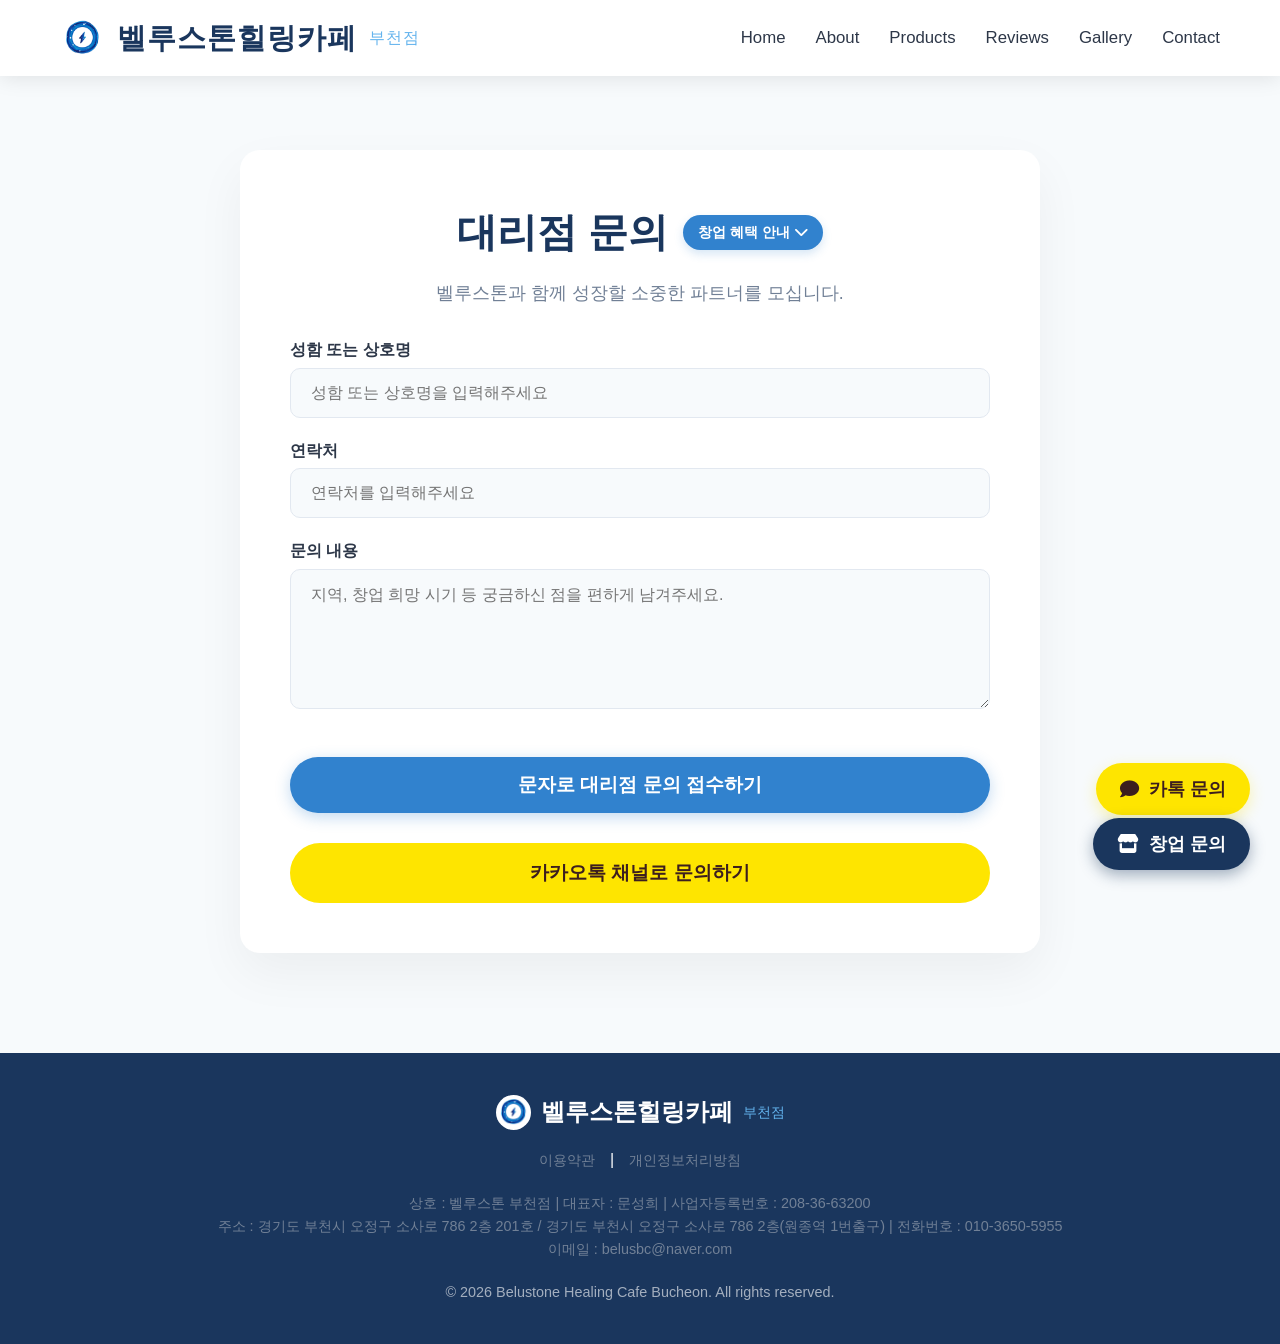
<file: agency.html>
<!DOCTYPE html>
<html lang="ko">
<head>
    <meta charset="UTF-8">
    <meta name="viewport" content="width=device-width, initial-scale=1.0">
    <!-- SEO Meta Tags -->
    <meta name="description" content="바쁜 일상 속 프라이빗 휴식, 벨루스톤힐링카페 부천점. 도심 속 프리미엄 스톤테라피와 편안한 힐링을 원종동에서 경험해 보세요.">
    <meta name="keywords" content="벨루스톤, 힐링카페, 부천 카페, 부천마사지, 부천다이어트, 원종동마사지, 원종역마사지, 괄사, 독소배출, 다이어트, 스톤테라피, 카페 창업, 이너뷰티">
    <meta property="og:title" content="벨루스톤힐링카페 부천점">
    <meta property="og:description" content="바쁜 일상 속 프라이빗 휴식, 벨루스톤힐링카페 부천점. 도심 속 프리미엄 스톤테라피와 편안한 힐링을 원종동에서 경험해 보세요.">
    <meta property="og:image" content="https://벨루스톤카페부천점.kr/kakao_preview.png">
    <meta property="og:url" content="https://벨루스톤카페부천점.kr">
    <title>대리점 문의 | 벨루스톤힐링카페 부천점</title>
    <link href="https://cdnjs.cloudflare.com/ajax/libs/font-awesome/6.0.0/css/all.min.css" rel="stylesheet">
    <link rel="stylesheet" href="style.css">
    <style>
        .agency-section { padding: 150px 0 100px; }
        .agency-container { max-width: 800px; margin: 0 auto; background: white; padding: 50px; border-radius: 20px; box-shadow: 0 20px 50px rgba(0,0,0,0.05); }
    </style>
    <link rel="icon" href="벨루스톤마크.png">
</head>
<body class="page-products">
    <!-- Header -->
    <header id="header" class="scrolled-always">
        <div class="nav-container">
            <a href="index.html" class="logo">
                <img src="벨루스톤마크.png" alt="벨루스톤힐링카페 로고" class="logo-img">
                벨루스톤힐링카페 <span>부천점</span>
            </a>
            <div class="mobile-menu-btn"><i class="fas fa-bars"></i></div>
            <nav class="nav-links">
                <a href="index.html#home">Home</a>
                <a href="index.html#about">About</a>
                <a href="products.html">Products</a>
                <a href="reviews.html">Reviews</a>
                <a href="gallery.html">Gallery</a>
                <a href="index.html#contact">Contact</a>
            </nav>
        </div>
    </header>

    <!-- Agency Form Section -->
    <section class="agency-section bg-light">
        <div class="container">
            <div class="agency-container">
                <div class="section-title" style="margin-bottom: 30px;">
                    <div style="display: flex; align-items: center; justify-content: center; flex-wrap: wrap; gap: 15px; margin-bottom: 15px;">
                        <h2 style="margin-bottom: 0; word-break: keep-all; white-space: nowrap;">대리점 문의</h2>
                        <button id="readMoreBtn" class="btn-primary" style="padding: 8px 15px; font-size: 0.9rem; border-radius: 20px; border: none; cursor: pointer; transition: 0.3s; display: flex; align-items: center; gap: 5px; box-shadow: 0 4px 10px rgba(49, 130, 206, 0.2); white-space: nowrap; word-break: keep-all;">
                            창업 혜택 안내 <i class="fas fa-chevron-down"></i>
                        </button>
                    </div>
                    <p style="word-break: keep-all;">벨루스톤과 함께 성장할 소중한 파트너를 모십니다.</p>
                </div>

                <div id="startupDetails" class="startup-details" style="display: none; opacity: 0; transition: all 0.5s ease; background: #F8FAFC; padding: 30px; border-radius: 15px; border: 1px solid #E2E8F0; margin-bottom: 30px; text-align: left;">
                    <h3 style="color: var(--primary-color); font-size: 1.5rem; margin-bottom: 20px; text-align: center;">왜 벨루스톤 힐링카페일까요?</h3>
                    
                    <div style="margin-bottom: 20px;">
                        <h4 style="color: #2D3748; font-size: 1.1rem; margin-bottom: 10px; border-bottom: 2px solid var(--primary-color); padding-bottom: 5px; display: inline-block;">✨ 3無 파격 혜택! 양심 프렌차이징</h4>
                        <p style="font-size: 1rem; line-height: 1.6; color: var(--text-main);">
                            가맹비 <b>NO!</b> 인테리어비 <b>NO!</b> 로열티 <b>NO!</b><br>
                            적은 비용으로 확실한 수익 실현이 가능한 <b>초저자본 창업</b> 아이템입니다. 재고 걱정 부담이 없어 초보자도 안심하고 시작할 수 있습니다.
                        </p>
                    </div>

                    <div style="margin-bottom: 20px;">
                        <h4 style="color: #2D3748; font-size: 1.1rem; margin-bottom: 10px; border-bottom: 2px solid var(--primary-color); padding-bottom: 5px; display: inline-block;">💰 탄탄한 3중 수익 구조</h4>
                        <ul style="font-size: 1rem; line-height: 1.6; color: var(--text-main); list-style-type: none; padding-left: 0;">
                            <li><i class="fas fa-check-circle" style="color: var(--primary-color); margin-right: 8px;"></i><b>힐링카페 운영 수익</b></li>
                            <li><i class="fas fa-check-circle" style="color: var(--primary-color); margin-right: 8px;"></i><b>판매 수익</b> (건강기능식품, 화장품, 온열 및 뷰티 관리 제품)</li>
                            <li><i class="fas fa-check-circle" style="color: var(--primary-color); margin-right: 8px;"></i><b>영업 수익</b></li>
                        </ul>
                    </div>

                    <div style="margin-bottom: 20px;">
                        <h4 style="color: #2D3748; font-size: 1.1rem; margin-bottom: 10px; border-bottom: 2px solid var(--primary-color); padding-bottom: 5px; display: inline-block;">📈 특허받은 독점 기술로 평생 사업</h4>
                        <p style="font-size: 1rem; line-height: 1.6; color: var(--text-main);">
                            고령화 시대, 건강에 투자하는 소비자가 급증하고 있습니다.<br>
                            벨루스톤 힐링카페는 누구도 흉내 낼 수 없는 <b>특허받은 독점 온열 기술</b>로 모방 불가의 경쟁력을 갖추고 있습니다. 체계적인 <b>교육 시스템</b>으로 초보자도 전문가로 성장할 수 있습니다.
                        </p>
                    </div>

                    <div style="background: white; padding: 20px; border-radius: 10px; text-align: center; border: 1px solid #E2E8F0;">
                        <h4 style="color: var(--primary-color); font-size: 1.1rem; margin-bottom: 10px;">📅 정기 1박 2일 창업 세미나 안내</h4>
                        <p style="color: var(--text-light); margin-bottom: 0; font-size: 0.95rem;">
                            비전을 직접 눈으로 확인하실 수 있는 <b>세미나</b>가 매월 개최됩니다.<br>
                            아래 폼을 통해 문의를 남겨주시면 자세한 일정과 참가 방법을 안내해 드립니다.
                        </p>
                    </div>
                </div>

                <form class="contact-form" onsubmit="event.preventDefault(); sendAgencySMS();">
                    <div class="form-group">
                        <label style="font-weight: bold; display: block; margin-bottom: 5px;">성함 또는 상호명</label>
                        <input type="text" id="agencyName" placeholder="성함 또는 상호명을 입력해주세요" required>
                    </div>
                    <div class="form-group">
                        <label style="font-weight: bold; display: block; margin-bottom: 5px;">연락처</label>
                        <input type="tel" id="agencyPhone" placeholder="연락처를 입력해주세요" required>
                    </div>
                    <div class="form-group">
                        <label style="font-weight: bold; display: block; margin-bottom: 5px;">문의 내용</label>
                        <textarea id="agencyMessage" rows="6" placeholder="지역, 창업 희망 시기 등 궁금하신 점을 편하게 남겨주세요." required></textarea>
                    </div>
                    <button type="submit" class="btn-primary w-100" style="margin-top: 20px; padding: 15px; font-size: clamp(1rem, 4vw, 1.2rem); word-break: keep-all; white-space: nowrap;">문자로 대리점 문의 접수하기</button>
                    <a href="http://pf.kakao.com/_npxdPX" target="_blank" class="btn-primary w-100" style="margin-top: 10px; padding: 15px; font-size: clamp(1rem, 4vw, 1.2rem); background-color: #FEE500; color: #3C1E1E; text-align: center; display: block; box-shadow: none;">카카오톡 채널로 문의하기</a>
                </form>
            </div>
        </div>
    </section>

    <!-- Footer -->
    <footer>
        <div class="container footer-content">
            <div class="footer-logo">
                <img src="벨루스톤마크.png" alt="벨루스톤힐링카페 로고" class="footer-logo-img">
                벨루스톤힐링카페 <span>부천점</span>
            </div>
            <div style="margin: 15px 0;">
                <a href="terms.html" style="color: var(--text-light); text-decoration: none; margin: 0 10px; font-size: 0.9rem;">이용약관</a> | 
                <a href="privacy.html" style="color: var(--text-light); text-decoration: none; margin: 0 10px; font-size: 0.9rem;">개인정보처리방침</a>
            </div>
                        <div style="margin: 20px 0; line-height: 1.6; font-size: 0.9rem; color: var(--text-light);">
                상호 : 벨루스톤 부천점 | 대표자 : 문성희 | 사업자등록번호 : 208-36-63200<br>
                주소 : 경기도 부천시 오정구 소사로 786 2층 201호 / 경기도 부천시 오정구 소사로 786 2층(원종역 1번출구) | 전화번호 : 010-3650-5955<br>
                이메일 : belusbc@naver.com
            </div>
            <p class="copyright">&copy; 2026 Belustone Healing Cafe Bucheon. All rights reserved.</p>
        </div>
    </footer>
    <script src="script.js"></script>
    <script>
        document.getElementById('readMoreBtn').addEventListener('click', function() {
            const details = document.getElementById('startupDetails');
            const icon = this.querySelector('i');
            
            if (details.style.display === 'none') {
                details.style.display = 'block';
                // Trigger reflow for fade in
                setTimeout(() => {
                    details.style.opacity = '1';
                }, 10);
                icon.classList.remove('fa-chevron-down');
                icon.classList.add('fa-chevron-up');
            } else {
                details.style.opacity = '0';
                setTimeout(() => {
                    details.style.display = 'none';
                }, 500);
                icon.classList.remove('fa-chevron-up');
                icon.classList.add('fa-chevron-down');
            }
        });
    </script>

    <!-- Floating Button for KakaoTalk -->
    <a href="http://pf.kakao.com/_npxdPX" target="_blank" class="floating-btn-kakao">
        <i class="fas fa-comment"></i> 카톡 문의
    </a>

    <!-- Floating Button for Franchise -->
    <a href="agency.html" class="floating-btn">
        <i class="fas fa-store"></i> 창업 문의
    </a>
</body>
</html>
</file>
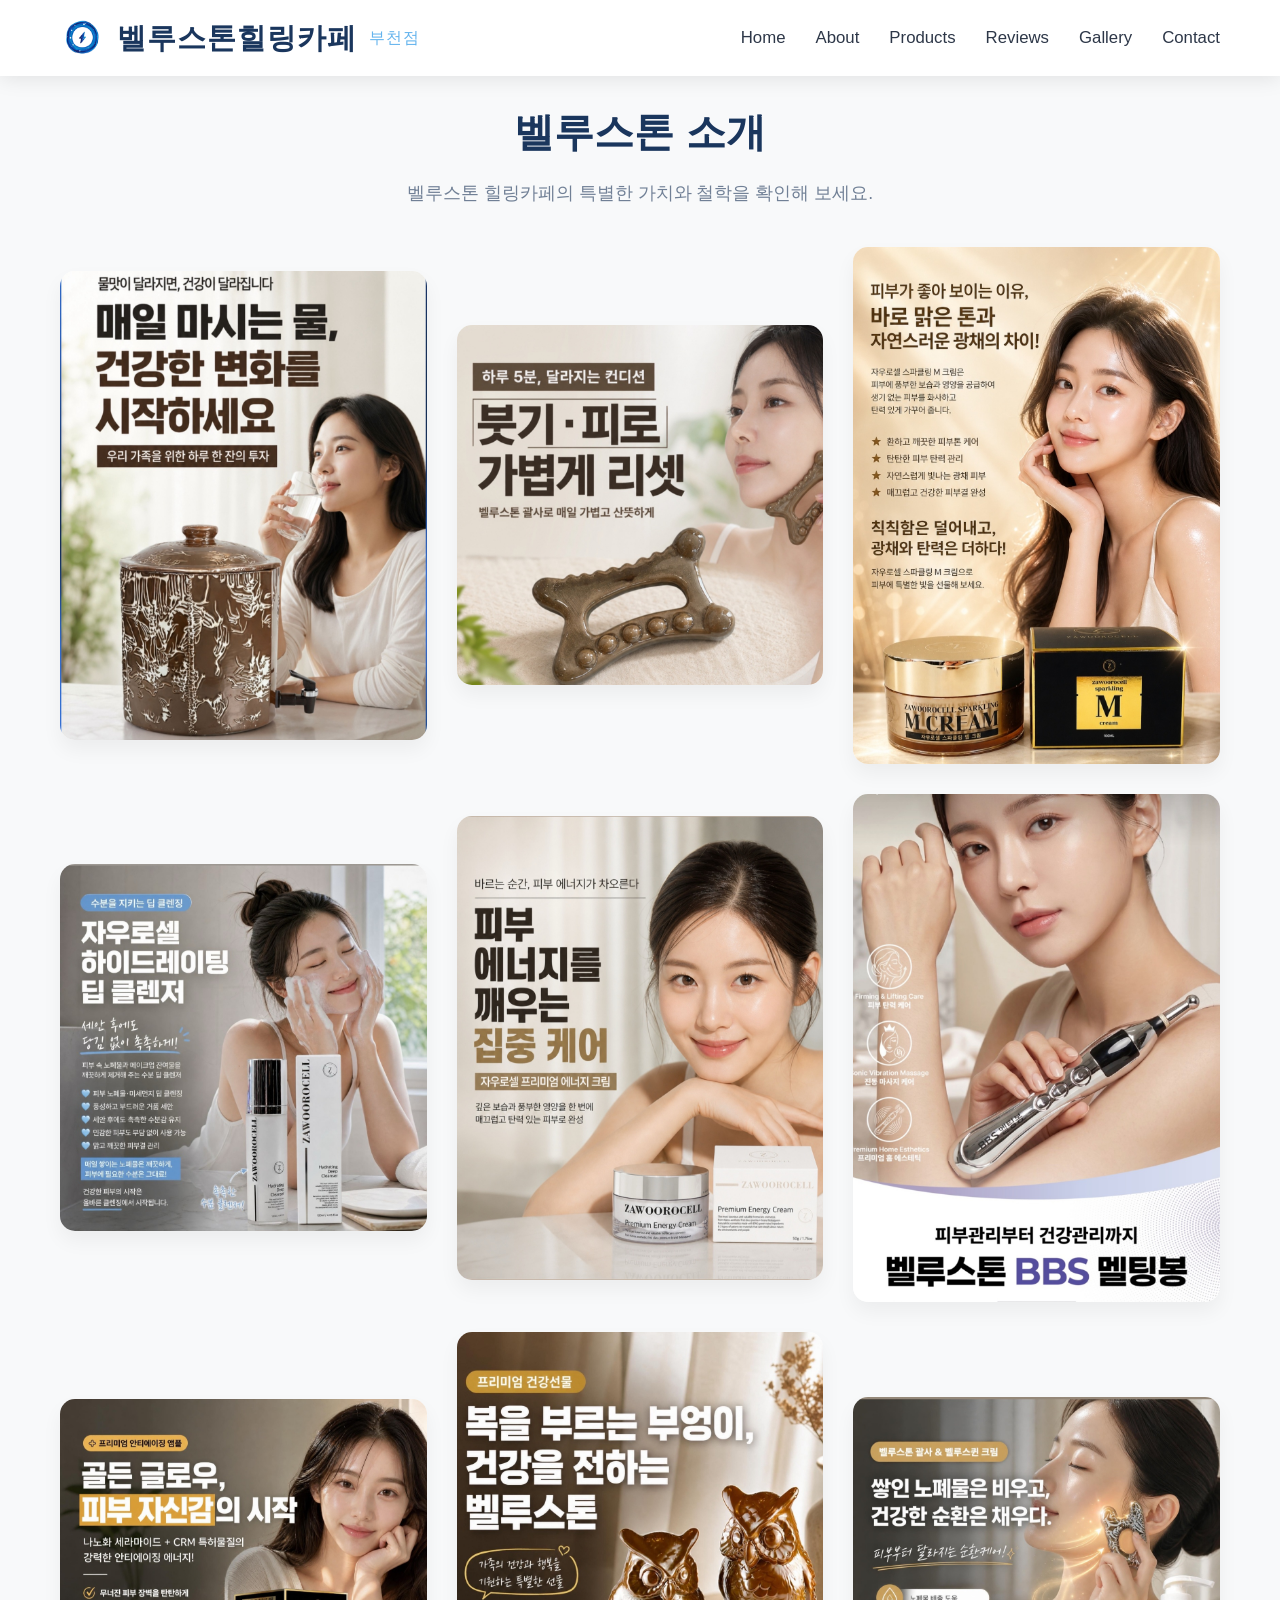
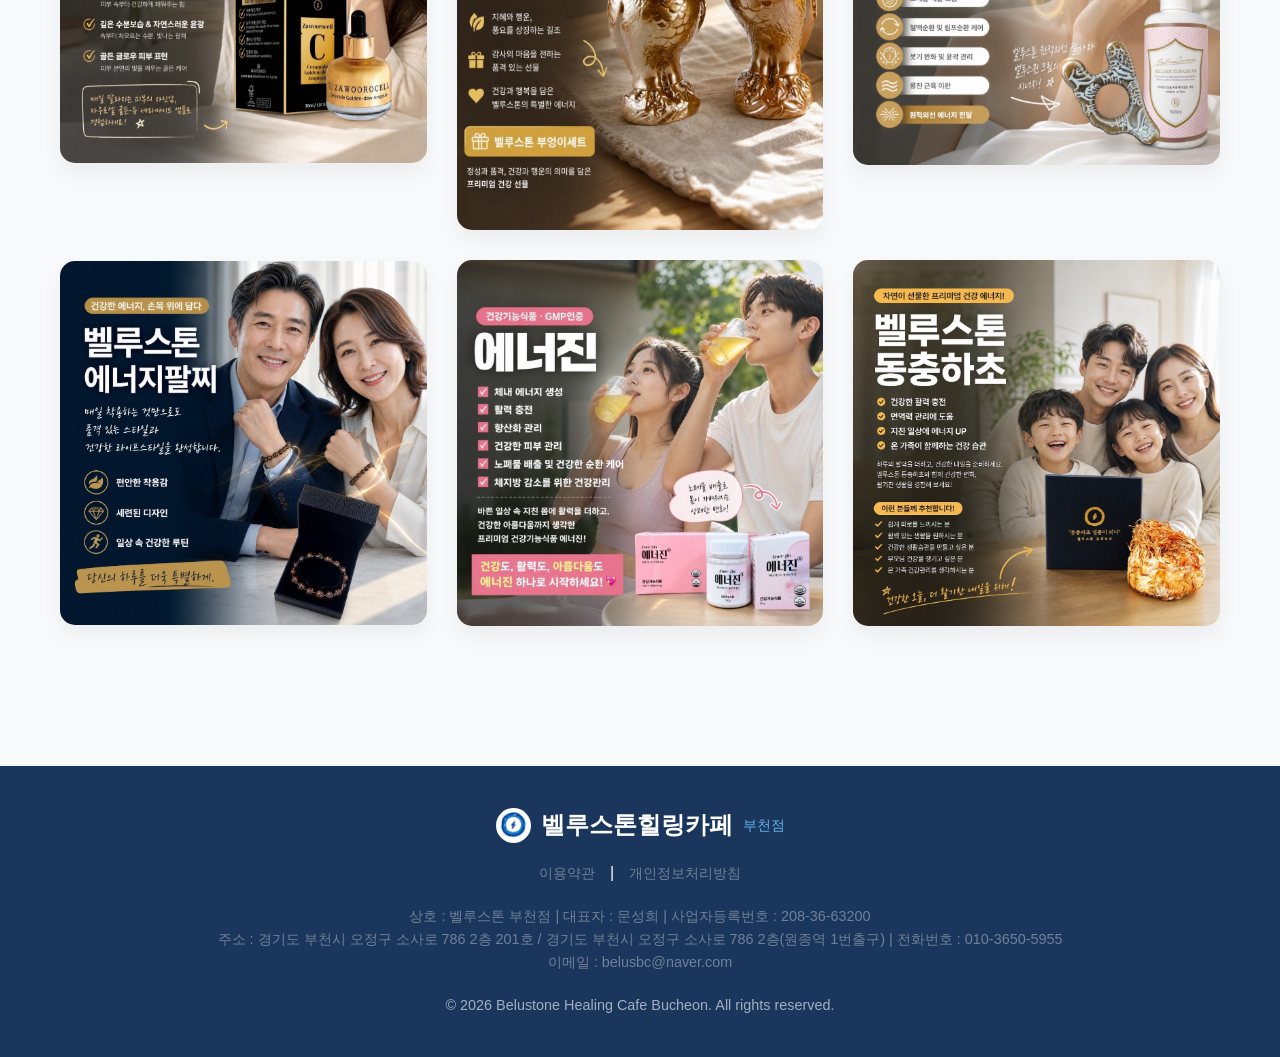
<file: info.html>
<!DOCTYPE html>
<html lang="ko">
<head>
    <meta charset="UTF-8">
    <meta name="viewport" content="width=device-width, initial-scale=1.0">
    <!-- SEO Meta Tags -->
    <meta name="description" content="바쁜 일상 속 프라이빗 휴식, 벨루스톤힐링카페 부천점. 도심 속 프리미엄 스톤테라피와 편안한 힐링을 원종동에서 경험해 보세요.">
    <meta name="keywords" content="벨루스톤, 힐링카페, 부천 카페, 부천마사지, 부천다이어트, 원종동마사지, 원종역마사지, 괄사, 독소배출, 다이어트, 스톤테라피, 카페 창업, 이너뷰티">
    <meta name="naver-site-verification" content="f30e08399a9b2e1da478b1880f35015e38de8942" />
    <meta name="google-site-verification" content="DfbrYJaN7xLglAjR5E7xCJIaeMXlZOmkIY9H2FNkNi4" />
    <meta property="og:title" content="벨루스톤힐링카페 부천점">
    <meta property="og:description" content="바쁜 일상 속 프라이빗 휴식, 벨루스톤힐링카페 부천점. 도심 속 프리미엄 스톤테라피와 편안한 힐링을 원종동에서 경험해 보세요.">
    <meta property="og:image" content="https://벨루스톤카페부천점.kr/kakao_preview.png">
    <meta property="og:url" content="https://벨루스톤카페부천점.kr">
    <title>벨루스톤 소개 | 벨루스톤힐링카페 부천점</title>
    <link href="https://cdnjs.cloudflare.com/ajax/libs/font-awesome/6.0.0/css/all.min.css" rel="stylesheet">
    <link rel="stylesheet" href="style.css">
    <style>
        .agency-section { padding: 150px 0 100px; }
        .agency-container { max-width: 800px; margin: 0 auto; background: white; padding: 50px; border-radius: 20px; box-shadow: 0 20px 50px rgba(0,0,0,0.05); }
    </style>
    <link rel="icon" href="벨루스톤마크.png">
</head>
<body class="page-products">
    <!-- Header -->
    <header id="header" class="scrolled-always">
        <div class="nav-container">
            <a href="index.html" class="logo">
                <img src="벨루스톤마크.png" alt="벨루스톤힐링카페 로고" class="logo-img">
                벨루스톤힐링카페 <span>부천점</span>
            </a>
            <div class="mobile-menu-btn"><i class="fas fa-bars"></i></div>
            <nav class="nav-links">
                <a href="index.html#home">Home</a>
                <a href="index.html#about">About</a>
                <a href="products.html">Products</a>
                <a href="reviews.html">Reviews</a>
                <a href="gallery.html">Gallery</a>
                <a href="index.html#contact">Contact</a>
            </nav>
        </div>
    </header>

    <!-- Brand Story Presentation (12 Slides) -->
    <section id="brand-story" class="brand-presentation" style="background-color: #f8f9fa; padding: 100px 0;">
        <div class="container">
            <div class="section-title text-center" style="margin-bottom: 40px;">
                <h2>벨루스톤 소개</h2>
                <p>벨루스톤 힐링카페의 특별한 가치와 철학을 확인해 보세요.</p>
            </div>
            
            <div class="product-grid" style="margin-bottom: 40px;">
                <div class="product-card" style="box-shadow: 0 10px 20px rgba(0,0,0,0.05); overflow: hidden; border-radius: 15px;">
                    <img src="벨1.jpg" alt="벨루스톤 소개 1" style="width: 100%; height: auto; display: block;" onerror="this.onerror=null; this.src='https://via.placeholder.com/800x1131/EDF2F7/718096?text=Slide+1'">
                </div>
                <div class="product-card" style="box-shadow: 0 10px 20px rgba(0,0,0,0.05); overflow: hidden; border-radius: 15px;">
                    <img src="벨2.jpg" alt="벨루스톤 소개 2" style="width: 100%; height: auto; display: block;" onerror="this.onerror=null; this.src='https://via.placeholder.com/800x1131/E2E8F0/718096?text=Slide+2'">
                </div>
                <div class="product-card" style="box-shadow: 0 10px 20px rgba(0,0,0,0.05); overflow: hidden; border-radius: 15px;">
                    <img src="벨3.jpg" alt="벨루스톤 소개 3" style="width: 100%; height: auto; display: block;" onerror="this.onerror=null; this.src='https://via.placeholder.com/800x1131/EDF2F7/718096?text=Slide+3'">
                </div>
                <div class="product-card" style="box-shadow: 0 10px 20px rgba(0,0,0,0.05); overflow: hidden; border-radius: 15px;">
                    <img src="벨4.jpg" alt="벨루스톤 소개 4" style="width: 100%; height: auto; display: block;" onerror="this.onerror=null; this.src='https://via.placeholder.com/800x1131/E2E8F0/718096?text=Slide+4'">
                </div>
                <div class="product-card" style="box-shadow: 0 10px 20px rgba(0,0,0,0.05); overflow: hidden; border-radius: 15px;">
                    <img src="벨5.jpg" alt="벨루스톤 소개 5" style="width: 100%; height: auto; display: block;" onerror="this.onerror=null; this.src='https://via.placeholder.com/800x1131/EDF2F7/718096?text=Slide+5'">
                </div>
                <div class="product-card" style="box-shadow: 0 10px 20px rgba(0,0,0,0.05); overflow: hidden; border-radius: 15px;">
                    <img src="벨6.jpg" alt="벨루스톤 소개 6" style="width: 100%; height: auto; display: block;" onerror="this.onerror=null; this.src='https://via.placeholder.com/800x1131/E2E8F0/718096?text=Slide+6'">
                </div>
                <div class="product-card" style="box-shadow: 0 10px 20px rgba(0,0,0,0.05); overflow: hidden; border-radius: 15px;">
                    <img src="벨7.jpg" alt="벨루스톤 소개 7" style="width: 100%; height: auto; display: block;" onerror="this.onerror=null; this.src='https://via.placeholder.com/800x1131/EDF2F7/718096?text=Slide+7'">
                </div>
                <div class="product-card" style="box-shadow: 0 10px 20px rgba(0,0,0,0.05); overflow: hidden; border-radius: 15px;">
                    <img src="벨8.jpg" alt="벨루스톤 소개 8" style="width: 100%; height: auto; display: block;" onerror="this.onerror=null; this.src='https://via.placeholder.com/800x1131/E2E8F0/718096?text=Slide+8'">
                </div>
                <div class="product-card" style="box-shadow: 0 10px 20px rgba(0,0,0,0.05); overflow: hidden; border-radius: 15px;">
                    <img src="벨9.jpg" alt="벨루스톤 소개 9" style="width: 100%; height: auto; display: block;" onerror="this.onerror=null; this.src='https://via.placeholder.com/800x1131/EDF2F7/718096?text=Slide+9'">
                </div>
                <div class="product-card" style="box-shadow: 0 10px 20px rgba(0,0,0,0.05); overflow: hidden; border-radius: 15px;">
                    <img src="벨10.jpg" alt="벨루스톤 소개 10" style="width: 100%; height: auto; display: block;" onerror="this.onerror=null; this.src='https://via.placeholder.com/800x1131/E2E8F0/718096?text=Slide+10'">
                </div>
                <div class="product-card" style="box-shadow: 0 10px 20px rgba(0,0,0,0.05); overflow: hidden; border-radius: 15px;">
                    <img src="벨11.jpg" alt="벨루스톤 소개 11" style="width: 100%; height: auto; display: block;" onerror="this.onerror=null; this.src='https://via.placeholder.com/800x1131/EDF2F7/718096?text=Slide+11'">
                </div>
                <div class="product-card" style="box-shadow: 0 10px 20px rgba(0,0,0,0.05); overflow: hidden; border-radius: 15px;">
                    <img src="벨12.jpg" alt="벨루스톤 소개 12" style="width: 100%; height: auto; display: block;" onerror="this.onerror=null; this.src='https://via.placeholder.com/800x1131/E2E8F0/718096?text=Slide+12'">
                </div>
            </div>
        </div>
    </section>

    <!-- Footer -->
    <footer>
        <div class="container footer-content">
            <div class="footer-logo">
                <img src="벨루스톤마크.png" alt="벨루스톤힐링카페 로고" class="footer-logo-img">
                벨루스톤힐링카페 <span>부천점</span>
            </div>
            <div style="margin: 15px 0;">
                <a href="terms.html" style="color: var(--text-light); text-decoration: none; margin: 0 10px; font-size: 0.9rem;">이용약관</a> | 
                <a href="privacy.html" style="color: var(--text-light); text-decoration: none; margin: 0 10px; font-size: 0.9rem;">개인정보처리방침</a>
            </div>
                        <div style="margin: 20px 0; line-height: 1.6; font-size: 0.9rem; color: var(--text-light);">
                상호 : 벨루스톤 부천점 | 대표자 : 문성희 | 사업자등록번호 : 208-36-63200<br>
                주소 : 경기도 부천시 오정구 소사로 786 2층 201호 / 경기도 부천시 오정구 소사로 786 2층(원종역 1번출구) | 전화번호 : 010-3650-5955<br>
                이메일 : belusbc@naver.com
            </div>
            <p class="copyright">&copy; 2026 Belustone Healing Cafe Bucheon. All rights reserved.</p>
        </div>
    </footer>
    <script src="script.js"></script>
</body>
</html>
</file>
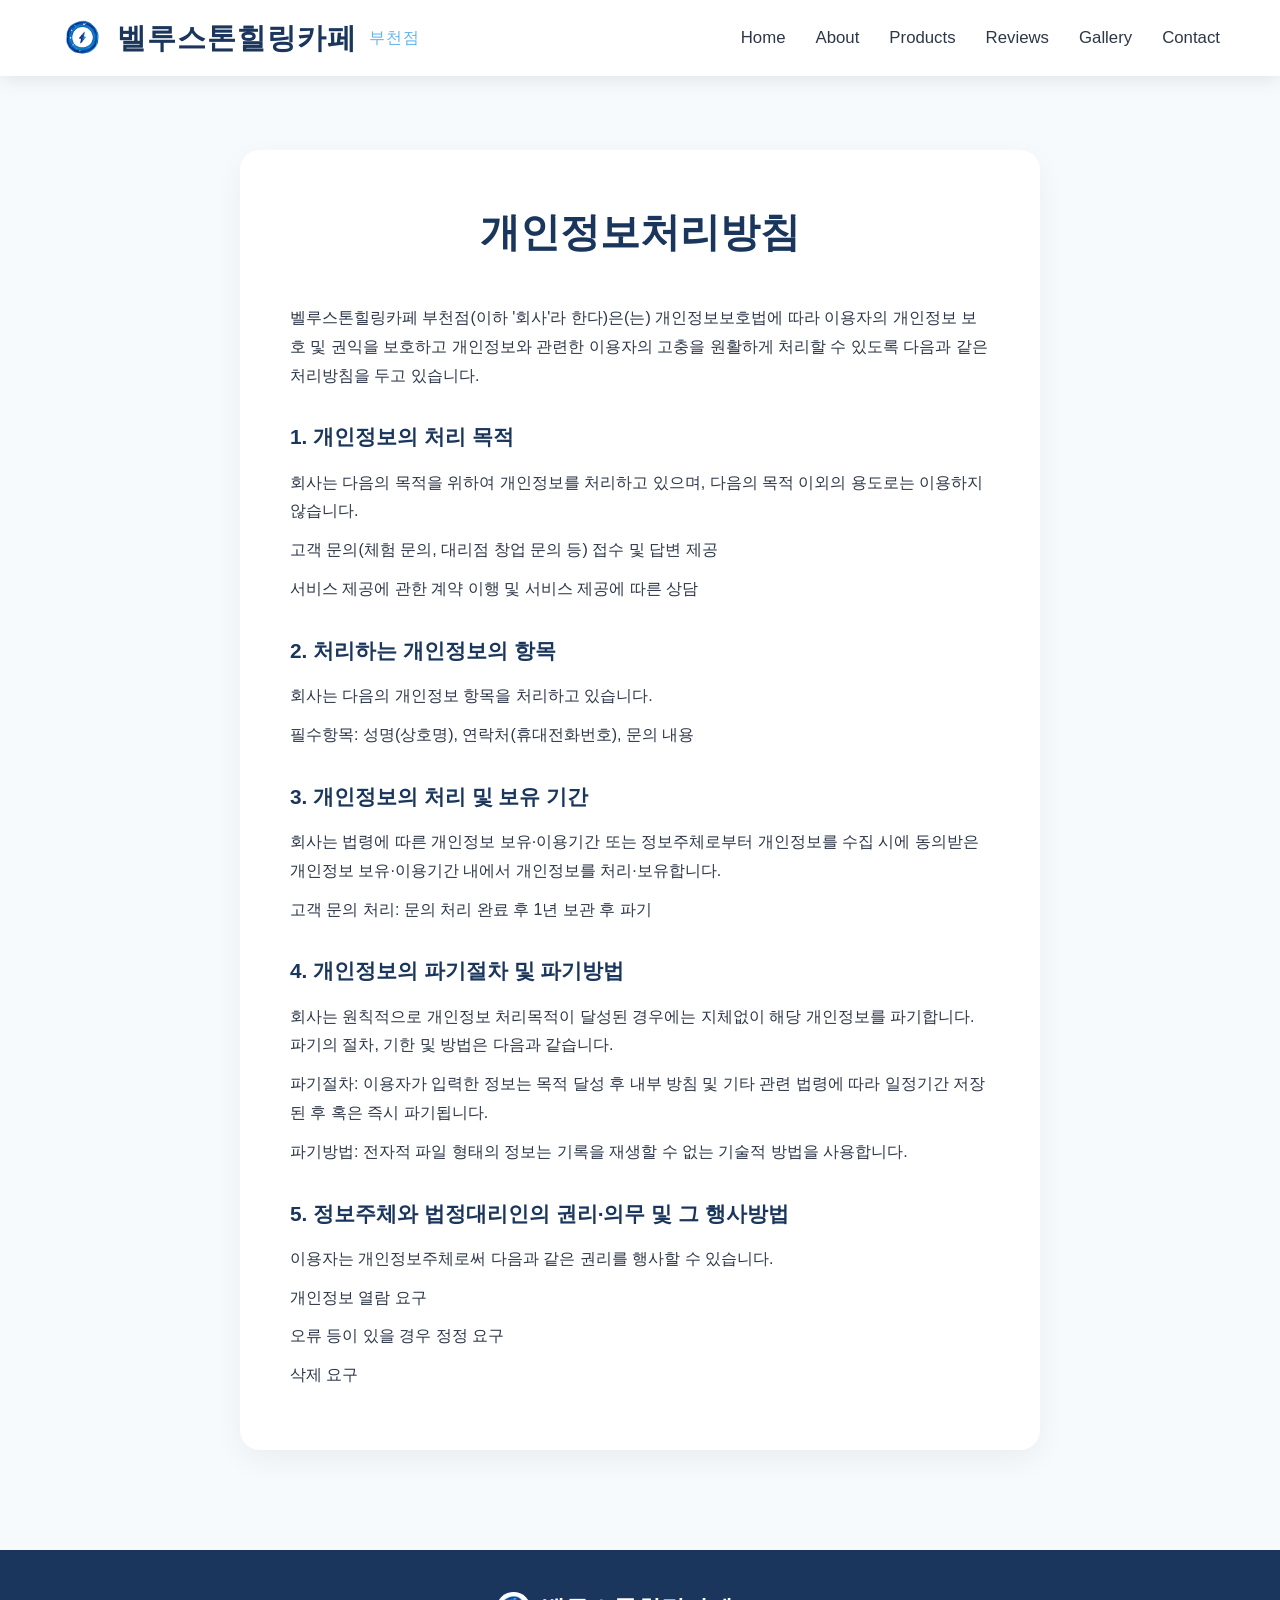
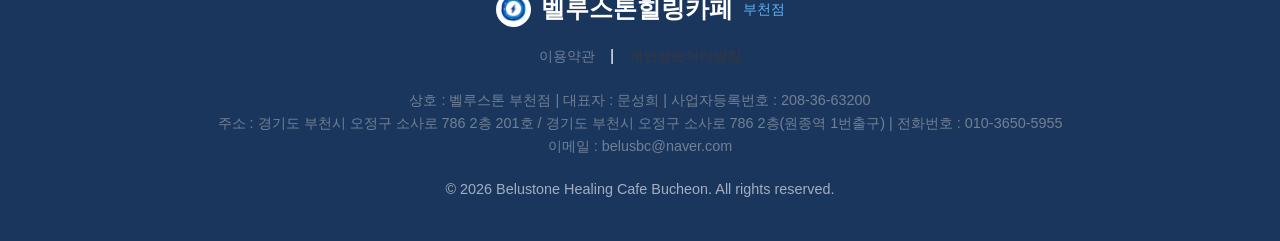
<file: privacy.html>
<!DOCTYPE html>
<html lang="ko">
<head>
    <meta charset="UTF-8">
    <meta name="viewport" content="width=device-width, initial-scale=1.0">
    <!-- SEO Meta Tags -->
    <meta name="description" content="벨루스톤힐링카페 부천점 개인정보처리방침입니다.">
    <title>개인정보처리방침 | 벨루스톤힐링카페 부천점</title>
    <link href="https://cdnjs.cloudflare.com/ajax/libs/font-awesome/6.0.0/css/all.min.css" rel="stylesheet">
    <link rel="stylesheet" href="style.css">
    <style>
        .legal-section { padding: 150px 0 100px; }
        .legal-container { max-width: 800px; margin: 0 auto; background: white; padding: 50px; border-radius: 20px; box-shadow: 0 10px 30px rgba(0,0,0,0.05); }
        .legal-content h3 { color: var(--primary-color); margin-top: 30px; margin-bottom: 15px; font-size: 1.3rem; }
        .legal-content p, .legal-content li { color: var(--text-main); line-height: 1.8; margin-bottom: 10px; }
    </style>
    <link rel="icon" href="벨루스톤마크.png">
</head>
<body class="page-products">
    <header id="header" class="scrolled-always">
        <div class="nav-container">
            <a href="index.html" class="logo">
                <img src="벨루스톤마크.png" alt="벨루스톤힐링카페 로고" class="logo-img">
                벨루스톤힐링카페 <span>부천점</span>
            </a>
            <div class="mobile-menu-btn"><i class="fas fa-bars"></i></div>
            <nav class="nav-links">
                <a href="index.html#home">Home</a>
                <a href="index.html#about">About</a>
                <a href="products.html">Products</a>
                <a href="reviews.html">Reviews</a>
                <a href="gallery.html">Gallery</a>
                <a href="index.html#contact">Contact</a>
            </nav>
        </div>
    </header>

    <section class="legal-section bg-light">
        <div class="container">
            <div class="legal-container">
                <div class="section-title text-center" style="margin-bottom: 40px;">
                    <h2>개인정보처리방침</h2>
                </div>
                <div class="legal-content">
                    <p>벨루스톤힐링카페 부천점(이하 '회사'라 한다)은(는) 개인정보보호법에 따라 이용자의 개인정보 보호 및 권익을 보호하고 개인정보와 관련한 이용자의 고충을 원활하게 처리할 수 있도록 다음과 같은 처리방침을 두고 있습니다.</p>
                    
                    <h3>1. 개인정보의 처리 목적</h3>
                    <p>회사는 다음의 목적을 위하여 개인정보를 처리하고 있으며, 다음의 목적 이외의 용도로는 이용하지 않습니다.</p>
                    <ul>
                        <li>고객 문의(체험 문의, 대리점 창업 문의 등) 접수 및 답변 제공</li>
                        <li>서비스 제공에 관한 계약 이행 및 서비스 제공에 따른 상담</li>
                    </ul>

                    <h3>2. 처리하는 개인정보의 항목</h3>
                    <p>회사는 다음의 개인정보 항목을 처리하고 있습니다.</p>
                    <ul>
                        <li>필수항목: 성명(상호명), 연락처(휴대전화번호), 문의 내용</li>
                    </ul>

                    <h3>3. 개인정보의 처리 및 보유 기간</h3>
                    <p>회사는 법령에 따른 개인정보 보유·이용기간 또는 정보주체로부터 개인정보를 수집 시에 동의받은 개인정보 보유·이용기간 내에서 개인정보를 처리·보유합니다.</p>
                    <ul>
                        <li>고객 문의 처리: 문의 처리 완료 후 1년 보관 후 파기</li>
                    </ul>

                    <h3>4. 개인정보의 파기절차 및 파기방법</h3>
                    <p>회사는 원칙적으로 개인정보 처리목적이 달성된 경우에는 지체없이 해당 개인정보를 파기합니다. 파기의 절차, 기한 및 방법은 다음과 같습니다.</p>
                    <ul>
                        <li>파기절차: 이용자가 입력한 정보는 목적 달성 후 내부 방침 및 기타 관련 법령에 따라 일정기간 저장된 후 혹은 즉시 파기됩니다.</li>
                        <li>파기방법: 전자적 파일 형태의 정보는 기록을 재생할 수 없는 기술적 방법을 사용합니다.</li>
                    </ul>

                    <h3>5. 정보주체와 법정대리인의 권리·의무 및 그 행사방법</h3>
                    <p>이용자는 개인정보주체로써 다음과 같은 권리를 행사할 수 있습니다.</p>
                    <ul>
                        <li>개인정보 열람 요구</li>
                        <li>오류 등이 있을 경우 정정 요구</li>
                        <li>삭제 요구</li>
                    </ul>
                </div>
            </div>
        </div>
    </section>

    <footer>
        <div class="container footer-content">
            <div class="footer-logo">
                <img src="벨루스톤마크.png" alt="벨루스톤힐링카페 로고" class="footer-logo-img">
                벨루스톤힐링카페 <span>부천점</span>
            </div>
            <div style="margin: 15px 0;">
                <a href="terms.html" style="color: var(--text-light); text-decoration: none; margin: 0 10px; font-size: 0.9rem;">이용약관</a> | 
                <a href="privacy.html" style="color: var(--text-main); font-weight: bold; text-decoration: none; margin: 0 10px; font-size: 0.9rem;">개인정보처리방침</a>
            </div>
                        <div style="margin: 20px 0; line-height: 1.6; font-size: 0.9rem; color: var(--text-light);">
                상호 : 벨루스톤 부천점 | 대표자 : 문성희 | 사업자등록번호 : 208-36-63200<br>
                주소 : 경기도 부천시 오정구 소사로 786 2층 201호 / 경기도 부천시 오정구 소사로 786 2층(원종역 1번출구) | 전화번호 : 010-3650-5955<br>
                이메일 : belusbc@naver.com
            </div>
            <p class="copyright">&copy; 2026 Belustone Healing Cafe Bucheon. All rights reserved.</p>
        </div>
    </footer>
    <script src="script.js"></script>
</body>
</html>
</file>
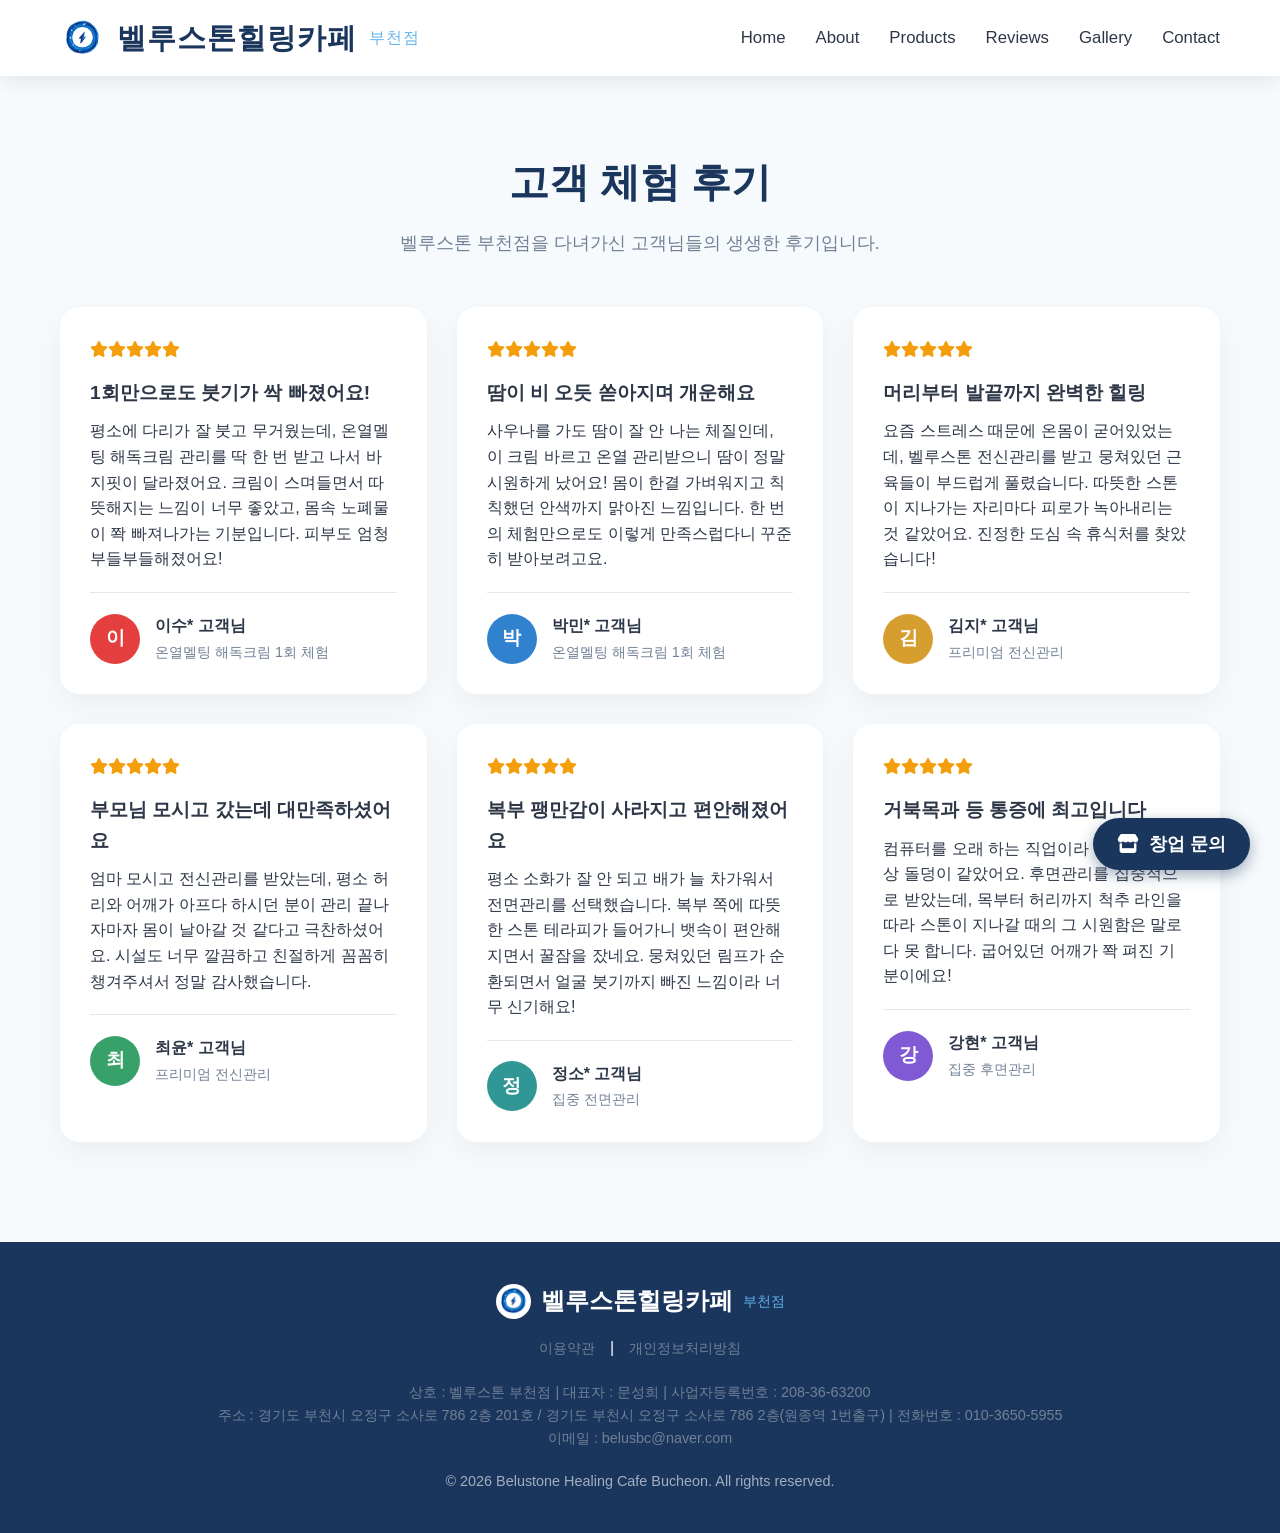
<file: reviews.html>
<!DOCTYPE html>
<html lang="ko">
<head>
    <meta charset="UTF-8">
    <meta name="viewport" content="width=device-width, initial-scale=1.0">
    <!-- SEO Meta Tags -->
    <meta name="description" content="바쁜 일상 속 프라이빗 휴식, 벨루스톤힐링카페 부천점. 도심 속 프리미엄 스톤테라피와 편안한 힐링을 원종동에서 경험해 보세요.">
    <meta name="keywords" content="벨루스톤, 힐링카페, 부천 카페, 부천마사지, 부천다이어트, 원종동마사지, 원종역마사지, 괄사, 독소배출, 다이어트, 스톤테라피, 카페 창업, 이너뷰티">
    <meta property="og:title" content="벨루스톤힐링카페 부천점">
    <meta property="og:description" content="바쁜 일상 속 프라이빗 휴식, 벨루스톤힐링카페 부천점. 도심 속 프리미엄 스톤테라피와 편안한 힐링을 원종동에서 경험해 보세요.">
    <meta property="og:image" content="https://벨루스톤카페부천점.kr/kakao_preview.png">
    <meta property="og:url" content="https://벨루스톤카페부천점.kr">
    <title>체험후기 | 벨루스톤힐링카페 부천점</title>
    <link href="https://cdnjs.cloudflare.com/ajax/libs/font-awesome/6.0.0/css/all.min.css" rel="stylesheet">
    <link rel="stylesheet" href="style.css">
    <style>
        .reviews-section { padding: 150px 0 100px; }
        .reviews-grid { display: grid; grid-template-columns: repeat(auto-fill, minmax(300px, 1fr)); gap: 30px; }
        .review-card { background: white; padding: 30px; border-radius: 20px; box-shadow: 0 10px 30px rgba(0,0,0,0.05); transition: 0.3s; }
        .review-card:hover { transform: translateY(-5px); box-shadow: 0 15px 40px rgba(49, 130, 206, 0.15); }
        .stars { color: #F59E0B; margin-bottom: 15px; }
        .reviewer-info { display: flex; align-items: center; margin-top: 20px; border-top: 1px solid #E2E8F0; padding-top: 20px; }
        .reviewer-avatar { width: 50px; height: 50px; border-radius: 50%; background: var(--primary-color); color: white; display: flex; align-items: center; justify-content: center; font-weight: bold; margin-right: 15px; font-size: 1.2rem; }
    </style>
    <link rel="icon" href="벨루스톤마크.png">
</head>
<body class="page-products">
    <!-- Header -->
    <header id="header" class="scrolled-always">
        <div class="nav-container">
            <a href="index.html" class="logo">
                <img src="벨루스톤마크.png" alt="벨루스톤힐링카페 로고" class="logo-img">
                벨루스톤힐링카페 <span>부천점</span>
            </a>
            <div class="mobile-menu-btn"><i class="fas fa-bars"></i></div>
            <nav class="nav-links">
                <a href="index.html#home">Home</a>
                <a href="index.html#about">About</a>
                <a href="products.html">Products</a>
                <a href="reviews.html" class="active">Reviews</a>
                <a href="gallery.html">Gallery</a>
                <a href="index.html#contact">Contact</a>
            </nav>
        </div>
    </header>

    <!-- Reviews Section -->
    <section class="reviews-section bg-light">
        <div class="container">
            <div class="section-title text-center fade-in-section" style="margin-bottom: 50px;">
                <h2>고객 체험 후기</h2>
                <p>벨루스톤 부천점을 다녀가신 고객님들의 생생한 후기입니다.</p>
            </div>
            
            <div class="reviews-grid">
                <!-- Review 1 -->
                <div class="review-card fade-in-section">
                    <div class="stars">
                        <i class="fas fa-star"></i><i class="fas fa-star"></i><i class="fas fa-star"></i><i class="fas fa-star"></i><i class="fas fa-star"></i>
                    </div>
                    <h3 style="font-size: 1.2rem; margin-bottom: 10px; color: #2D3748;">1회만으로도 붓기가 싹 빠졌어요!</h3>
                    <p style="color: var(--text-main); line-height: 1.6;">평소에 다리가 잘 붓고 무거웠는데, 온열멜팅 해독크림 관리를 딱 한 번 받고 나서 바지핏이 달라졌어요. 크림이 스며들면서 따뜻해지는 느낌이 너무 좋았고, 몸속 노폐물이 쫙 빠져나가는 기분입니다. 피부도 엄청 부들부들해졌어요!</p>
                    <div class="reviewer-info">
                        <div class="reviewer-avatar" style="background-color: #E53E3E;">이</div>
                        <div>
                            <h4 style="font-size: 1rem; margin: 0; color: #2D3748;">이수* 고객님</h4>
                            <span style="font-size: 0.9rem; color: var(--text-light);">온열멜팅 해독크림 1회 체험</span>
                        </div>
                    </div>
                </div>

                <!-- Review 2 -->
                <div class="review-card fade-in-section">
                    <div class="stars">
                        <i class="fas fa-star"></i><i class="fas fa-star"></i><i class="fas fa-star"></i><i class="fas fa-star"></i><i class="fas fa-star"></i>
                    </div>
                    <h3 style="font-size: 1.2rem; margin-bottom: 10px; color: #2D3748;">땀이 비 오듯 쏟아지며 개운해요</h3>
                    <p style="color: var(--text-main); line-height: 1.6;">사우나를 가도 땀이 잘 안 나는 체질인데, 이 크림 바르고 온열 관리받으니 땀이 정말 시원하게 났어요! 몸이 한결 가벼워지고 칙칙했던 안색까지 맑아진 느낌입니다. 한 번의 체험만으로도 이렇게 만족스럽다니 꾸준히 받아보려고요.</p>
                    <div class="reviewer-info">
                        <div class="reviewer-avatar" style="background-color: #3182CE;">박</div>
                        <div>
                            <h4 style="font-size: 1rem; margin: 0; color: #2D3748;">박민* 고객님</h4>
                            <span style="font-size: 0.9rem; color: var(--text-light);">온열멜팅 해독크림 1회 체험</span>
                        </div>
                    </div>
                </div>

                <!-- Review 3 -->
                <div class="review-card fade-in-section">
                    <div class="stars">
                        <i class="fas fa-star"></i><i class="fas fa-star"></i><i class="fas fa-star"></i><i class="fas fa-star"></i><i class="fas fa-star"></i>
                    </div>
                    <h3 style="font-size: 1.2rem; margin-bottom: 10px; color: #2D3748;">머리부터 발끝까지 완벽한 힐링</h3>
                    <p style="color: var(--text-main); line-height: 1.6;">요즘 스트레스 때문에 온몸이 굳어있었는데, 벨루스톤 전신관리를 받고 뭉쳐있던 근육들이 부드럽게 풀렸습니다. 따뜻한 스톤이 지나가는 자리마다 피로가 녹아내리는 것 같았어요. 진정한 도심 속 휴식처를 찾았습니다!</p>
                    <div class="reviewer-info">
                        <div class="reviewer-avatar" style="background-color: #D69E2E;">김</div>
                        <div>
                            <h4 style="font-size: 1rem; margin: 0; color: #2D3748;">김지* 고객님</h4>
                            <span style="font-size: 0.9rem; color: var(--text-light);">프리미엄 전신관리</span>
                        </div>
                    </div>
                </div>
                
                <!-- Review 4 -->
                <div class="review-card fade-in-section">
                    <div class="stars">
                        <i class="fas fa-star"></i><i class="fas fa-star"></i><i class="fas fa-star"></i><i class="fas fa-star"></i><i class="fas fa-star"></i>
                    </div>
                    <h3 style="font-size: 1.2rem; margin-bottom: 10px; color: #2D3748;">부모님 모시고 갔는데 대만족하셨어요</h3>
                    <p style="color: var(--text-main); line-height: 1.6;">엄마 모시고 전신관리를 받았는데, 평소 허리와 어깨가 아프다 하시던 분이 관리 끝나자마자 몸이 날아갈 것 같다고 극찬하셨어요. 시설도 너무 깔끔하고 친절하게 꼼꼼히 챙겨주셔서 정말 감사했습니다.</p>
                    <div class="reviewer-info">
                        <div class="reviewer-avatar" style="background-color: #38A169;">최</div>
                        <div>
                            <h4 style="font-size: 1rem; margin: 0; color: #2D3748;">최윤* 고객님</h4>
                            <span style="font-size: 0.9rem; color: var(--text-light);">프리미엄 전신관리</span>
                        </div>
                    </div>
                </div>
                
                <!-- Review 5 -->
                <div class="review-card fade-in-section">
                    <div class="stars">
                        <i class="fas fa-star"></i><i class="fas fa-star"></i><i class="fas fa-star"></i><i class="fas fa-star"></i><i class="fas fa-star"></i>
                    </div>
                    <h3 style="font-size: 1.2rem; margin-bottom: 10px; color: #2D3748;">복부 팽만감이 사라지고 편안해졌어요</h3>
                    <p style="color: var(--text-main); line-height: 1.6;">평소 소화가 잘 안 되고 배가 늘 차가워서 전면관리를 선택했습니다. 복부 쪽에 따뜻한 스톤 테라피가 들어가니 뱃속이 편안해지면서 꿀잠을 잤네요. 뭉쳐있던 림프가 순환되면서 얼굴 붓기까지 빠진 느낌이라 너무 신기해요!</p>
                    <div class="reviewer-info">
                        <div class="reviewer-avatar" style="background-color: #319795;">정</div>
                        <div>
                            <h4 style="font-size: 1rem; margin: 0; color: #2D3748;">정소* 고객님</h4>
                            <span style="font-size: 0.9rem; color: var(--text-light);">집중 전면관리</span>
                        </div>
                    </div>
                </div>
                
                <!-- Review 6 -->
                <div class="review-card fade-in-section">
                    <div class="stars">
                        <i class="fas fa-star"></i><i class="fas fa-star"></i><i class="fas fa-star"></i><i class="fas fa-star"></i><i class="fas fa-star"></i>
                    </div>
                    <h3 style="font-size: 1.2rem; margin-bottom: 10px; color: #2D3748;">거북목과 등 통증에 최고입니다</h3>
                    <p style="color: var(--text-main); line-height: 1.6;">컴퓨터를 오래 하는 직업이라 목과 등이 항상 돌덩이 같았어요. 후면관리를 집중적으로 받았는데, 목부터 허리까지 척추 라인을 따라 스톤이 지나갈 때의 그 시원함은 말로 다 못 합니다. 굽어있던 어깨가 쫙 펴진 기분이에요!</p>
                    <div class="reviewer-info">
                        <div class="reviewer-avatar" style="background-color: #805AD5;">강</div>
                        <div>
                            <h4 style="font-size: 1rem; margin: 0; color: #2D3748;">강현* 고객님</h4>
                            <span style="font-size: 0.9rem; color: var(--text-light);">집중 후면관리</span>
                        </div>
                    </div>
                </div>
            </div>
        </div>
    </section>

    <!-- Footer -->
    <footer>
        <div class="container footer-content">
            <div class="footer-logo">
                <img src="벨루스톤마크.png" alt="벨루스톤힐링카페 로고" class="footer-logo-img">
                벨루스톤힐링카페 <span>부천점</span>
            </div>
            <div style="margin: 15px 0;">
                <a href="terms.html" style="color: var(--text-light); text-decoration: none; margin: 0 10px; font-size: 0.9rem;">이용약관</a> | 
                <a href="privacy.html" style="color: var(--text-light); text-decoration: none; margin: 0 10px; font-size: 0.9rem;">개인정보처리방침</a>
            </div>
                        <div style="margin: 20px 0; line-height: 1.6; font-size: 0.9rem; color: var(--text-light);">
                상호 : 벨루스톤 부천점 | 대표자 : 문성희 | 사업자등록번호 : 208-36-63200<br>
                주소 : 경기도 부천시 오정구 소사로 786 2층 201호 / 경기도 부천시 오정구 소사로 786 2층(원종역 1번출구) | 전화번호 : 010-3650-5955<br>
                이메일 : belusbc@naver.com
            </div>
            <p class="copyright">&copy; 2026 Belustone Healing Cafe Bucheon. All rights reserved.</p>
        </div>
    </footer>
    <script src="script.js"></script>

    <!-- Floating Button for Franchise -->
    <a href="agency.html" class="floating-btn">
        <i class="fas fa-store"></i> 창업 문의
    </a>
</body>
</html>
</file>
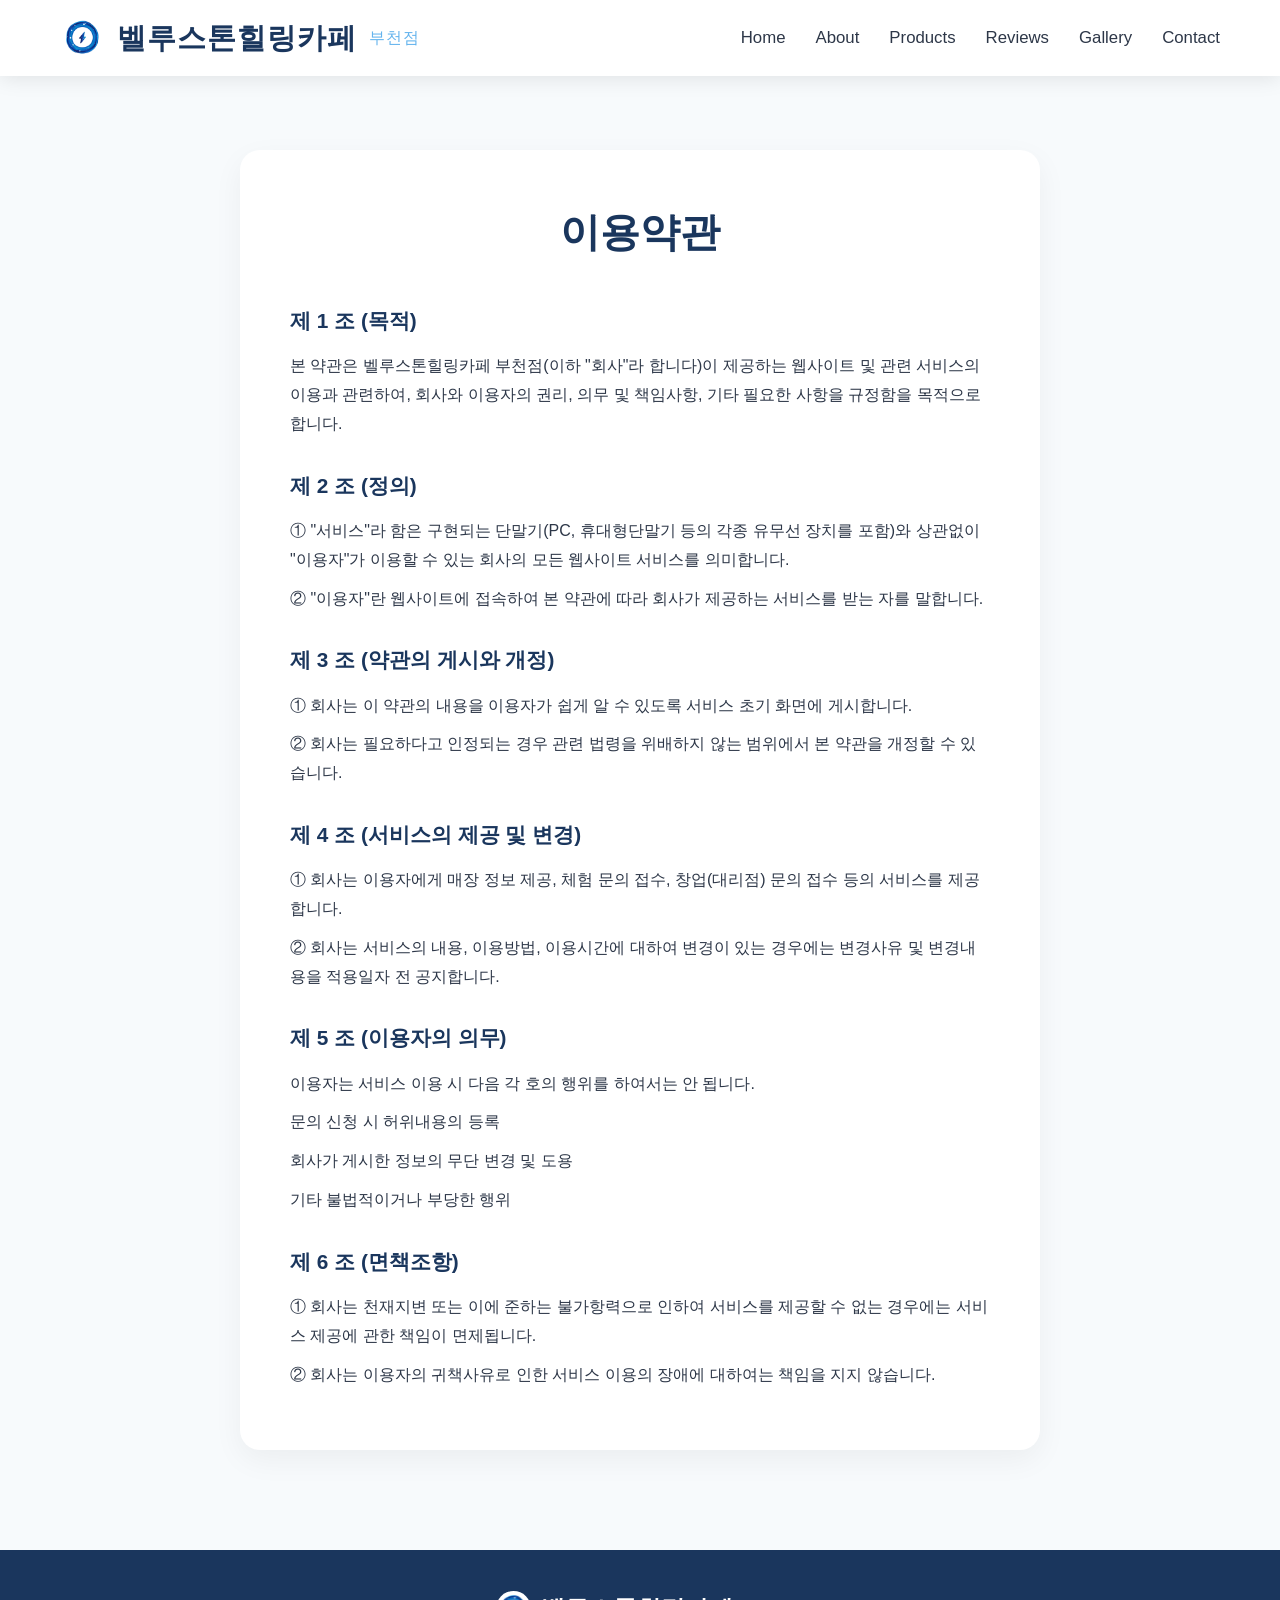
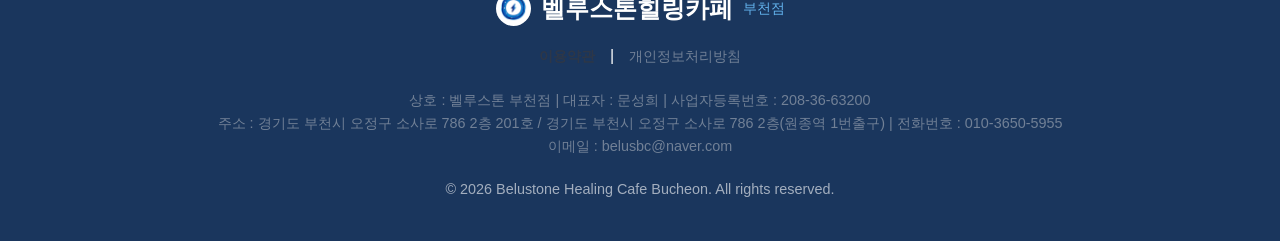
<file: terms.html>
<!DOCTYPE html>
<html lang="ko">
<head>
    <meta charset="UTF-8">
    <meta name="viewport" content="width=device-width, initial-scale=1.0">
    <meta name="description" content="벨루스톤힐링카페 부천점 서비스 이용약관입니다.">
    <title>이용약관 | 벨루스톤힐링카페 부천점</title>
    <link href="https://cdnjs.cloudflare.com/ajax/libs/font-awesome/6.0.0/css/all.min.css" rel="stylesheet">
    <link rel="stylesheet" href="style.css">
    <style>
        .legal-section { padding: 150px 0 100px; }
        .legal-container { max-width: 800px; margin: 0 auto; background: white; padding: 50px; border-radius: 20px; box-shadow: 0 10px 30px rgba(0,0,0,0.05); }
        .legal-content h3 { color: var(--primary-color); margin-top: 30px; margin-bottom: 15px; font-size: 1.3rem; }
        .legal-content p, .legal-content li { color: var(--text-main); line-height: 1.8; margin-bottom: 10px; }
    </style>
    <link rel="icon" href="벨루스톤마크.png">
</head>
<body class="page-products">
    <header id="header" class="scrolled-always">
        <div class="nav-container">
            <a href="index.html" class="logo">
                <img src="벨루스톤마크.png" alt="벨루스톤힐링카페 로고" class="logo-img">
                벨루스톤힐링카페 <span>부천점</span>
            </a>
            <div class="mobile-menu-btn"><i class="fas fa-bars"></i></div>
            <nav class="nav-links">
                <a href="index.html#home">Home</a>
                <a href="index.html#about">About</a>
                <a href="products.html">Products</a>
                <a href="reviews.html">Reviews</a>
                <a href="gallery.html">Gallery</a>
                <a href="index.html#contact">Contact</a>
            </nav>
        </div>
    </header>

    <section class="legal-section bg-light">
        <div class="container">
            <div class="legal-container">
                <div class="section-title text-center" style="margin-bottom: 40px;">
                    <h2>이용약관</h2>
                </div>
                <div class="legal-content">
                    <h3>제 1 조 (목적)</h3>
                    <p>본 약관은 벨루스톤힐링카페 부천점(이하 "회사"라 합니다)이 제공하는 웹사이트 및 관련 서비스의 이용과 관련하여, 회사와 이용자의 권리, 의무 및 책임사항, 기타 필요한 사항을 규정함을 목적으로 합니다.</p>

                    <h3>제 2 조 (정의)</h3>
                    <p>① "서비스"라 함은 구현되는 단말기(PC, 휴대형단말기 등의 각종 유무선 장치를 포함)와 상관없이 "이용자"가 이용할 수 있는 회사의 모든 웹사이트 서비스를 의미합니다.</p>
                    <p>② "이용자"란 웹사이트에 접속하여 본 약관에 따라 회사가 제공하는 서비스를 받는 자를 말합니다.</p>

                    <h3>제 3 조 (약관의 게시와 개정)</h3>
                    <p>① 회사는 이 약관의 내용을 이용자가 쉽게 알 수 있도록 서비스 초기 화면에 게시합니다.</p>
                    <p>② 회사는 필요하다고 인정되는 경우 관련 법령을 위배하지 않는 범위에서 본 약관을 개정할 수 있습니다.</p>

                    <h3>제 4 조 (서비스의 제공 및 변경)</h3>
                    <p>① 회사는 이용자에게 매장 정보 제공, 체험 문의 접수, 창업(대리점) 문의 접수 등의 서비스를 제공합니다.</p>
                    <p>② 회사는 서비스의 내용, 이용방법, 이용시간에 대하여 변경이 있는 경우에는 변경사유 및 변경내용을 적용일자 전 공지합니다.</p>

                    <h3>제 5 조 (이용자의 의무)</h3>
                    <p>이용자는 서비스 이용 시 다음 각 호의 행위를 하여서는 안 됩니다.</p>
                    <ul>
                        <li>문의 신청 시 허위내용의 등록</li>
                        <li>회사가 게시한 정보의 무단 변경 및 도용</li>
                        <li>기타 불법적이거나 부당한 행위</li>
                    </ul>

                    <h3>제 6 조 (면책조항)</h3>
                    <p>① 회사는 천재지변 또는 이에 준하는 불가항력으로 인하여 서비스를 제공할 수 없는 경우에는 서비스 제공에 관한 책임이 면제됩니다.</p>
                    <p>② 회사는 이용자의 귀책사유로 인한 서비스 이용의 장애에 대하여는 책임을 지지 않습니다.</p>
                </div>
            </div>
        </div>
    </section>

    <footer>
        <div class="container footer-content">
            <div class="footer-logo">
                <img src="벨루스톤마크.png" alt="벨루스톤힐링카페 로고" class="footer-logo-img">
                벨루스톤힐링카페 <span>부천점</span>
            </div>
            <div style="margin: 15px 0;">
                <a href="terms.html" style="color: var(--text-main); font-weight: bold; text-decoration: none; margin: 0 10px; font-size: 0.9rem;">이용약관</a> | 
                <a href="privacy.html" style="color: var(--text-light); text-decoration: none; margin: 0 10px; font-size: 0.9rem;">개인정보처리방침</a>
            </div>
                        <div style="margin: 20px 0; line-height: 1.6; font-size: 0.9rem; color: var(--text-light);">
                상호 : 벨루스톤 부천점 | 대표자 : 문성희 | 사업자등록번호 : 208-36-63200<br>
                주소 : 경기도 부천시 오정구 소사로 786 2층 201호 / 경기도 부천시 오정구 소사로 786 2층(원종역 1번출구) | 전화번호 : 010-3650-5955<br>
                이메일 : belusbc@naver.com
            </div>
            <p class="copyright">&copy; 2026 Belustone Healing Cafe Bucheon. All rights reserved.</p>
        </div>
    </footer>
    <script src="script.js"></script>
</body>
</html>
</file>
<file: style.css>
/* Base Reset & Variables */
:root {
    --primary-color: #1A365D; /* Deep Navy Blue */
    --secondary-color: #3182CE; /* Bright Blue */
    --accent-color: #63B3ED; /* Light Blue */
    --text-main: #2D3748;
    --text-light: #718096;
    --bg-main: #FFFFFF;
    --bg-light: #F7FAFC;
    --bg-gradient: linear-gradient(135deg, #1A365D 0%, #3182CE 100%);
    --font-family: 'Pretendard', -apple-system, BlinkMacSystemFont, "Segoe UI", Roboto, "Helvetica Neue", Arial, sans-serif;
    --transition-smooth: all 0.3s ease-in-out;
}

* {
    margin: 0;
    padding: 0;
    box-sizing: border-box;
}

html {
    scroll-behavior: smooth;
}

body {
    font-family: var(--font-family);
    color: var(--text-main);
    line-height: 1.6;
    background-color: var(--bg-main);
}

a {
    text-decoration: none;
    color: inherit;
}

ul {
    list-style: none;
}

.container {
    max-width: 1200px;
    margin: 0 auto;
    padding: 0 20px;
}

.section-padding {
    padding: 100px 0;
}

.section-title {
    text-align: center;
    margin-bottom: 60px;
}

.section-title h2 {
    font-size: 2.5rem;
    color: var(--primary-color);
    margin-bottom: 15px;
    font-weight: 700;
}

.section-title p {
    font-size: 1.1rem;
    color: var(--text-light);
}

.bg-light {
    background-color: var(--bg-light);
}

/* Buttons */
.btn-primary {
    display: inline-block;
    padding: 15px 35px;
    background-color: var(--secondary-color);
    color: white;
    font-size: 1.1rem;
    font-weight: 600;
    border-radius: 30px;
    border: none;
    cursor: pointer;
    transition: var(--transition-smooth);
    box-shadow: 0 4px 15px rgba(49, 130, 206, 0.3);
}

.btn-primary:hover {
    background-color: var(--primary-color);
    transform: translateY(-2px);
    box-shadow: 0 6px 20px rgba(26, 54, 93, 0.4);
}

.w-100 {
    width: 100%;
}

/* Header */
header {
    position: fixed;
    top: 0;
    left: 0;
    width: 100%;
    z-index: 1000;
    transition: var(--transition-smooth);
    background: transparent;
    padding: 20px 0;
}

header.scrolled {
    background: rgba(255, 255, 255, 0.95);
    backdrop-filter: blur(10px);
    box-shadow: 0 2px 20px rgba(0, 0, 0, 0.1);
    padding: 15px 0;
}

.nav-container {
    max-width: 1200px;
    margin: 0 auto;
    padding: 0 20px;
    display: flex;
    justify-content: space-between;
    align-items: center;
}

.logo {
    display: flex;
    align-items: center;
    gap: 12px;
    font-size: 1.8rem;
    font-weight: 800;
    color: white;
    transition: var(--transition-smooth);
    letter-spacing: 1px;
}

.logo-img {
    height: 45px;
    width: 45px;
    object-fit: contain;
    border-radius: 50%;
    background-color: white; /* Make it pop against blue nav */
    padding: 2px;
}

.logo span {
    font-size: 1rem;
    font-weight: 400;
    color: var(--accent-color);
}

header.scrolled .logo {
    color: var(--primary-color);
}

.nav-links {
    display: flex;
    gap: 30px;
}

.nav-links a {
    font-weight: 500;
    color: white;
    font-size: 1.05rem;
    position: relative;
    transition: var(--transition-smooth);
}

header.scrolled .nav-links a {
    color: var(--text-main);
}

.nav-links a::after {
    content: '';
    position: absolute;
    width: 0;
    height: 2px;
    bottom: -5px;
    left: 0;
    background-color: var(--accent-color);
    transition: var(--transition-smooth);
}

.nav-links a:hover::after,
.nav-links a.active::after {
    width: 100%;
}

header.scrolled .nav-links a:hover,
header.scrolled .nav-links a.active {
    color: var(--primary-color);
}

.mobile-menu-btn {
    display: none;
    font-size: 1.5rem;
    color: white;
    cursor: pointer;
}

header.scrolled .mobile-menu-btn {
    color: var(--primary-color);
}

/* Hero Section */
.hero {
    height: 100vh;
    background: var(--bg-gradient);
    display: flex;
    align-items: center;
    justify-content: center;
    text-align: center;
    position: relative;
    overflow: hidden;
}

/* Adding a subtle overlay effect for the hero */
.hero::before {
    content: '';
    position: absolute;
    top: 0; left: 0; right: 0; bottom: 0;
    background: url('벨루스톤마크.png') no-repeat center center;
    background-size: 50%;
    opacity: 0.1;
    pointer-events: none;
}

.hero::after {
    content: '';
    position: absolute;
    top: 0; left: 0; right: 0; bottom: 0;
    background: radial-gradient(circle at center, rgba(255,255,255,0.05) 0%, rgba(0,0,0,0.4) 100%);
    pointer-events: none;
}

.hero-content {
    position: relative;
    z-index: 1;
    color: white;
    max-width: 800px;
    padding: 0 20px;
}

.hero-content h1 {
    font-size: 4rem;
    font-weight: 800;
    margin-bottom: 20px;
    line-height: 1.2;
    text-shadow: 0 2px 10px rgba(0,0,0,0.2);
}

.hero-content p {
    font-size: 1.3rem;
    margin-bottom: 40px;
    font-weight: 300;
    opacity: 0.9;
}

/* About Section */
.about-grid {
    display: grid;
    grid-template-columns: 1fr 1fr;
    gap: 60px;
    align-items: center;
}

.about-text h3 {
    font-size: 2rem;
    color: var(--primary-color);
    margin-bottom: 20px;
}

.about-text p {
    font-size: 1.1rem;
    color: var(--text-light);
    margin-bottom: 30px;
}

.features-list li {
    margin-bottom: 15px;
    font-size: 1.1rem;
    display: flex;
    align-items: center;
    gap: 10px;
}

.features-list i {
    color: var(--secondary-color);
    font-size: 1.2rem;
}

.about-image-placeholder {
    width: 100%;
    aspect-ratio: 4/3;
    background: linear-gradient(135deg, #E2E8F0 0%, #CBD5E0 100%);
    border-radius: 20px;
    display: flex;
    align-items: center;
    justify-content: center;
    box-shadow: 0 20px 40px rgba(0,0,0,0.05);
    transition: var(--transition-smooth);
}

.about-image-placeholder:hover {
    transform: translateY(-10px);
    box-shadow: 0 30px 60px rgba(26,54,93,0.1);
}

.img-box {
    text-align: center;
    color: var(--text-light);
}

.img-box i {
    font-size: 3rem;
    margin-bottom: 10px;
    color: var(--secondary-color);
    opacity: 0.5;
}

/* Products Section */
.product-grid {
    display: grid;
    grid-template-columns: repeat(auto-fit, minmax(300px, 1fr));
    gap: 30px;
    align-items: center;
}

.product-card {
    background: white;
    border-radius: 20px;
    overflow: hidden;
    box-shadow: 0 10px 30px rgba(0,0,0,0.05);
    transition: var(--transition-smooth);
}

.product-card:hover {
    transform: translateY(-10px);
    box-shadow: 0 20px 40px rgba(49,130,206,0.15);
}

.product-img-placeholder {
    width: 100%;
    height: 250px;
    background: #EDF2F7;
    display: flex;
    flex-direction: column;
    align-items: center;
    justify-content: center;
    color: var(--text-light);
}

.product-img-placeholder i {
    font-size: 2.5rem;
    margin-bottom: 10px;
    color: var(--accent-color);
}

.product-info {
    padding: 30px;
    text-align: center;
}

.product-info h3 {
    font-size: 1.4rem;
    color: var(--primary-color);
    margin-bottom: 15px;
}

.product-info p {
    color: var(--text-light);
}

/* Contact Section */
.contact-wrapper {
    display: grid;
    grid-template-columns: 1fr 1fr;
    gap: 50px;
    background: white;
    border-radius: 20px;
    padding: 50px;
    box-shadow: 0 20px 50px rgba(0,0,0,0.05);
}

.contact-info {
    padding-right: 30px;
}

.contact-info h3 {
    font-size: 1.8rem;
    color: var(--primary-color);
    margin-bottom: 25px;
}

.contact-info p {
    display: flex;
    align-items: center;
    gap: 15px;
    margin-bottom: 20px;
    font-size: 1.1rem;
    color: var(--text-light);
}

.contact-info i {
    color: var(--secondary-color);
    font-size: 1.3rem;
    width: 25px;
    text-align: center;
}

.contact-form {
    display: flex;
    flex-direction: column;
    gap: 20px;
}

.form-group input,
.form-group textarea {
    width: 100%;
    padding: 15px 20px;
    border: 1px solid #E2E8F0;
    border-radius: 10px;
    font-family: inherit;
    font-size: 1rem;
    transition: var(--transition-smooth);
    background: var(--bg-light);
}

.form-group input:focus,
.form-group textarea:focus {
    outline: none;
    border-color: var(--secondary-color);
    background: white;
    box-shadow: 0 0 0 3px rgba(49,130,206,0.1);
}

/* Footer */
footer {
    background-color: var(--primary-color);
    color: white;
    padding: 40px 0;
    text-align: center;
}

.footer-logo {
    display: flex;
    align-items: center;
    justify-content: center;
    gap: 10px;
    font-size: 1.5rem;
    font-weight: 800;
    margin-bottom: 15px;
}

.footer-logo-img {
    height: 35px;
    width: 35px;
    object-fit: contain;
    border-radius: 50%;
    background-color: white;
    padding: 2px;
}

.footer-logo span {
    font-size: 0.9rem;
    font-weight: 400;
    color: var(--accent-color);
}

.copyright {
    color: rgba(255,255,255,0.6);
    font-size: 0.9rem;
}

/* Animations */
.fade-in-section {
    opacity: 0;
    transform: translateY(30px);
    visibility: hidden;
    transition: opacity 0.8s ease-out, transform 0.8s ease-out;
    will-change: opacity, visibility;
}

.fade-in-section.is-visible {
    opacity: 1;
    transform: none;
    visibility: visible;
}

/* Responsive Design */
@media (max-width: 992px) {
    .about-grid, .contact-wrapper {
        grid-template-columns: 1fr;
    }
    
    .hero-content h1 {
        font-size: 3rem;
    }
}

@media (max-width: 768px) {
    .nav-links {
        display: none;
        position: absolute;
        top: 100%;
        left: 0;
        width: 100%;
        background: white;
        flex-direction: column;
        padding: 20px 0;
        box-shadow: 0 10px 20px rgba(0,0,0,0.1);
        text-align: center;
    }

    .nav-links.active {
        display: flex;
    }

    .nav-links a {
        color: var(--text-main);
        padding: 10px 0;
    }

    .mobile-menu-btn {
        display: block;
    }
    
    header.scrolled .mobile-menu-btn {
        color: var(--primary-color);
    }
    
    .hero-content h1 {
        font-size: 2.5rem;
    }
    
    .contact-wrapper {
        padding: 30px;
    }
}

.btn-naver-map:hover {
    background-color: #02b350;
    transform: translateY(-2px);
    box-shadow: 0 6px 15px rgba(3, 199, 90, 0.4);
}

.map-container {
    width: 100%;
    height: 300px;
    border-radius: 15px;
    overflow: hidden;
    box-shadow: 0 10px 20px rgba(0,0,0,0.05);
}

@media (max-width: 768px) {
    .location-section {
        grid-template-columns: 1fr;
    }
    .map-container {
        height: 250px;
    }
}

/* --- Page Specific Styles --- */
.page-products header.scrolled-always {
    background: rgba(255, 255, 255, 0.95);
    backdrop-filter: blur(10px);
    box-shadow: 0 2px 20px rgba(0, 0, 0, 0.1);
    padding: 15px 0;
}
.page-products header.scrolled-always .logo {
    color: var(--primary-color);
}
.page-products header.scrolled-always .nav-links a {
    color: var(--text-main);
}
.page-products header.scrolled-always .nav-links a:hover,
.page-products header.scrolled-always .nav-links a.active {
    color: var(--primary-color);
}
.page-products header.scrolled-always .mobile-menu-btn {
    color: var(--primary-color);
}

.page-header {
    padding: 150px 0 80px;
    text-align: center;
    border-bottom: 1px solid #E2E8F0;
}
.page-header h1 {
    font-size: 3rem;
    color: var(--primary-color);
    margin-bottom: 15px;
}
.page-header p {
    font-size: 1.2rem;
    color: var(--text-light);
}

/* Gallery Grid System */
.gallery-grid {
    display: grid;
    grid-template-columns: repeat(auto-fill, minmax(280px, 1fr));
    gap: 30px;
}

.gallery-item {
    position: relative;
    width: 100%;
    aspect-ratio: 1 / 1; /* Force perfect square (1:1 ratio) */
    border-radius: 20px;
    overflow: hidden;
    background: white;
    box-shadow: 0 10px 25px rgba(0,0,0,0.05);
    transition: var(--transition-smooth);
    cursor: pointer;
}

.gallery-item img {
    width: 100%;
    height: 100%;
    object-fit: cover; /* Crop gracefully to fill the square */
    object-position: center;
    transition: transform 0.5s ease;
}

/* Premium Hover Effect */
.gallery-item:hover {
    box-shadow: 0 20px 40px rgba(49, 130, 206, 0.15);
}

.gallery-item:hover img {
    transform: scale(1.08); /* Slight zoom in on hover */
}

/* Fallback for broken images (if needed before upload) */
.gallery-item::before {
    content: '\f03e'; /* FontAwesome image icon */
    font-family: 'Font Awesome 6 Free';
    font-weight: 900;
    position: absolute;
    top: 50%;
    left: 50%;
    transform: translate(-50%, -50%);
    font-size: 3rem;
    color: #CBD5E0;
    z-index: -1;
}

/* Responsive adjustments for gallery */
@media (max-width: 768px) {
    .gallery-grid {
        grid-template-columns: repeat(auto-fill, minmax(220px, 1fr));
        gap: 20px;
    }
}
@media (max-width: 480px) {
    .gallery-grid {
        grid-template-columns: 1fr;
    }
}

/* --- About Section Store Gallery & Map --- */
.mt-50 {
    margin-top: 50px;
}

.store-gallery {
    display: grid;
    grid-template-columns: repeat(2, 1fr);
    gap: 15px;
}

.gallery-item-small {
    position: relative;
    aspect-ratio: 4 / 3;
    border-radius: 15px;
    overflow: hidden;
    box-shadow: 0 4px 10px rgba(0,0,0,0.1);
}

.gallery-item-small img {
    width: 100%;
    height: 100%;
    object-fit: cover;
    transition: transform 0.3s ease;
}

.gallery-item-small:hover img {
    transform: scale(1.05);
}

.location-section {
    display: grid;
    grid-template-columns: 1fr 1fr;
    gap: 40px;
    background: #F8FAFC;
    padding: 40px;
    border-radius: 20px;
    align-items: center;
}

.location-info h3 {
    font-size: 1.8rem;
    color: var(--primary-color);
    margin-bottom: 20px;
}

.location-info p {
    font-size: 1.1rem;
    color: var(--text-main);
    margin-bottom: 10px;
}

.btn-naver-map {
    display: inline-block;
    margin-top: 20px;
    padding: 12px 25px;
    background-color: #03C75A; /* Naver Green */
    color: white;
    font-weight: 700;
    border-radius: 8px;
    transition: var(--transition-smooth);
    box-shadow: 0 4px 10px rgba(3, 199, 90, 0.3);
}

.btn-naver-map:hover {
    background-color: #02b350;
    transform: translateY(-2px);
    box-shadow: 0 6px 15px rgba(3, 199, 90, 0.4);
}

.map-container {
    width: 100%;
    height: 300px;
    border-radius: 15px;
    overflow: hidden;
    box-shadow: 0 10px 20px rgba(0,0,0,0.05);
}

@media (max-width: 768px) {
    .location-section {
        grid-template-columns: 1fr;
    }
    .map-container {
        height: 250px;
    }
}

/* --- Page Specific Styles --- */
.page-products header.scrolled-always {
    background: rgba(255, 255, 255, 0.95);
    backdrop-filter: blur(10px);
    box-shadow: 0 2px 20px rgba(0, 0, 0, 0.1);
    padding: 15px 0;
}
.page-products header.scrolled-always .logo {
    color: var(--primary-color);
}
.page-products header.scrolled-always .nav-links a {
    color: var(--text-main);
}
.page-products header.scrolled-always .nav-links a:hover,
.page-products header.scrolled-always .nav-links a.active {
    color: var(--primary-color);
}
.page-products header.scrolled-always .mobile-menu-btn {
    color: var(--primary-color);
}

.page-header {
    padding: 150px 0 80px;
    text-align: center;
    border-bottom: 1px solid #E2E8F0;
}
.page-header h1 {
    font-size: 3rem;
    color: var(--primary-color);
    margin-bottom: 15px;
}
.page-header p {
    font-size: 1.2rem;
    color: var(--text-light);
}

/* Gallery Grid System */
.gallery-grid {
    display: grid;
    grid-template-columns: repeat(auto-fill, minmax(280px, 1fr));
    gap: 30px;
}

.gallery-item {
    position: relative;
    width: 100%;
    aspect-ratio: 1 / 1; /* Force perfect square (1:1 ratio) */
    border-radius: 20px;
    overflow: hidden;
    background: white;
    box-shadow: 0 10px 25px rgba(0,0,0,0.05);
    transition: var(--transition-smooth);
    cursor: pointer;
}

.gallery-item img {
    width: 100%;
    height: 100%;
    object-fit: cover; /* Crop gracefully to fill the square */
    object-position: center;
    transition: transform 0.5s ease;
}

/* Premium Hover Effect */
.gallery-item:hover {
    box-shadow: 0 20px 40px rgba(49, 130, 206, 0.15);
}

.gallery-item:hover img {
    transform: scale(1.08); /* Slight zoom in on hover */
}

/* Fallback for broken images (if needed before upload) */
.gallery-item::before {
    content: '\f03e'; /* FontAwesome image icon */
    font-family: 'Font Awesome 6 Free';
    font-weight: 900;
    position: absolute;
    top: 50%;
    left: 50%;
    transform: translate(-50%, -50%);
    font-size: 3rem;
    color: #CBD5E0;
    z-index: -1;
}

/* Responsive adjustments for gallery */
@media (max-width: 768px) {
    .gallery-grid {
        grid-template-columns: repeat(auto-fill, minmax(220px, 1fr));
        gap: 20px;
    }
}
@media (max-width: 480px) {
    .gallery-grid {
        grid-template-columns: 1fr;
    }
}

/* --- About Section Store Gallery & Map --- */
.mt-50 {
    margin-top: 50px;
}

.store-gallery {
    display: grid;
    grid-template-columns: repeat(2, 1fr);
    gap: 15px;
}

.gallery-item-small {
    position: relative;
    aspect-ratio: 4 / 3;
    border-radius: 15px;
    overflow: hidden;
    box-shadow: 0 4px 10px rgba(0,0,0,0.1);
}

.gallery-item-small img {
    width: 100%;
    height: 100%;
    object-fit: cover;
    transition: transform 0.3s ease;
}

.gallery-item-small:hover img {
    transform: scale(1.05);
}

.location-section {
    display: grid;
    grid-template-columns: 1fr 1fr;
    gap: 40px;
    background: #F8FAFC;
    padding: 40px;
    border-radius: 20px;
    align-items: center;
}

.location-info h3 {
    font-size: 1.8rem;
    color: var(--primary-color);
    margin-bottom: 20px;
}

.location-info p {
    font-size: 1.1rem;
    color: var(--text-main);
    margin-bottom: 10px;
}

.btn-naver-map {
    display: inline-block;
    margin-top: 20px;
    padding: 12px 25px;
    background-color: #03C75A; /* Naver Green */
    color: white;
    font-weight: 700;
    border-radius: 8px;
    transition: var(--transition-smooth);
    box-shadow: 0 4px 10px rgba(3, 199, 90, 0.3);
}

.btn-naver-map:hover {
    background-color: #02b350;
    transform: translateY(-2px);
    box-shadow: 0 6px 15px rgba(3, 199, 90, 0.4);
}

.map-container {
    width: 100%;
    height: 300px;
    border-radius: 15px;
    overflow: hidden;
    box-shadow: 0 10px 20px rgba(0,0,0,0.05);
}

@media (max-width: 768px) {
    .location-section {
        grid-template-columns: 1fr;
    }
    .map-container {
        height: 250px;
    }
}

/* --- Floating Button & Modal --- */
.floating-btn {
    position: fixed;
    bottom: 30px;
    right: 30px;
    background-color: var(--primary-color);
    color: white;
    border: none;
    padding: 12px 24px;
    border-radius: 30px;
    font-size: 1.1rem;
    font-weight: 800;
    cursor: pointer;
    box-shadow: 0 5px 15px rgba(26, 54, 93, 0.4);
    z-index: 1000;
    transition: var(--transition-smooth);
    display: flex;
    align-items: center;
    gap: 10px;
}
.floating-btn i {
    font-size: 1.2rem;
}
.floating-btn:hover {
    transform: translateY(-3px);
    box-shadow: 0 8px 20px rgba(26, 54, 93, 0.6);
}

.modal {
    display: none;
    position: fixed;
    z-index: 2000;
    left: 20px;
    top: 100px;
    width: auto;
    height: auto;
    background-color: transparent;
    backdrop-filter: none;
    pointer-events: none;
}
.modal.show {
    display: block;
}
.modal-content {
    background-color: transparent;
    padding: 0;
    border-radius: 15px;
    width: 300px;
    max-width: 100%;
    position: relative;
    box-shadow: 0 15px 40px rgba(0,0,0,0.3);
    animation: modalFadeIn 0.3s;
    pointer-events: auto;
}
@keyframes modalFadeIn {
    from { opacity: 0; transform: translateY(-20px); }
    to { opacity: 1; transform: translateY(0); }
}
.close-btn {
    position: absolute;
    top: -35px;
    right: 0px;
    font-size: 2.5rem;
    font-weight: bold;
    cursor: pointer;
    color: var(--primary-color);
    transition: var(--transition-smooth);
    background: white;
    width: 30px;
    height: 30px;
    line-height: 25px;
    text-align: center;
    border-radius: 50%;
    box-shadow: 0 2px 10px rgba(0,0,0,0.2);
}
.close-btn:hover {
    color: red;
}
.modal-content h2 {
    color: var(--primary-color);
    margin-bottom: 10px;
}
.modal-content p {
    color: var(--text-light);
    margin-bottom: 25px;
}
@media (max-width: 768px) {
    .floating-btn {
        bottom: 20px;
        right: 20px;
        padding: 10px 18px;
        font-size: 1rem;
    }
    .floating-btn i {
        font-size: 1.1rem;
    }
}

/* --- Kakao Floating Button --- */
.floating-btn-kakao {
    position: fixed;
    bottom: 85px;
    right: 30px;
    background-color: #FEE500;
    color: #3C1E1E;
    border: none;
    padding: 12px 24px;
    border-radius: 30px;
    font-size: 1.1rem;
    font-weight: 800;
    cursor: pointer;
    box-shadow: 0 5px 15px rgba(254, 229, 0, 0.3);
    z-index: 1000;
    transition: var(--transition-smooth);
    display: flex;
    align-items: center;
    gap: 10px;
}
.floating-btn-kakao i {
    font-size: 1.2rem;
}
.floating-btn-kakao:hover {
    transform: translateY(-3px);
    box-shadow: 0 8px 20px rgba(254, 229, 0, 0.5);
}
@media (max-width: 768px) {
    .floating-btn-kakao {
        bottom: 70px;
        right: 20px;
        padding: 10px 18px;
        font-size: 1rem;
    }
    .floating-btn-kakao i {
        font-size: 1.1rem;
    }
}
</file>
